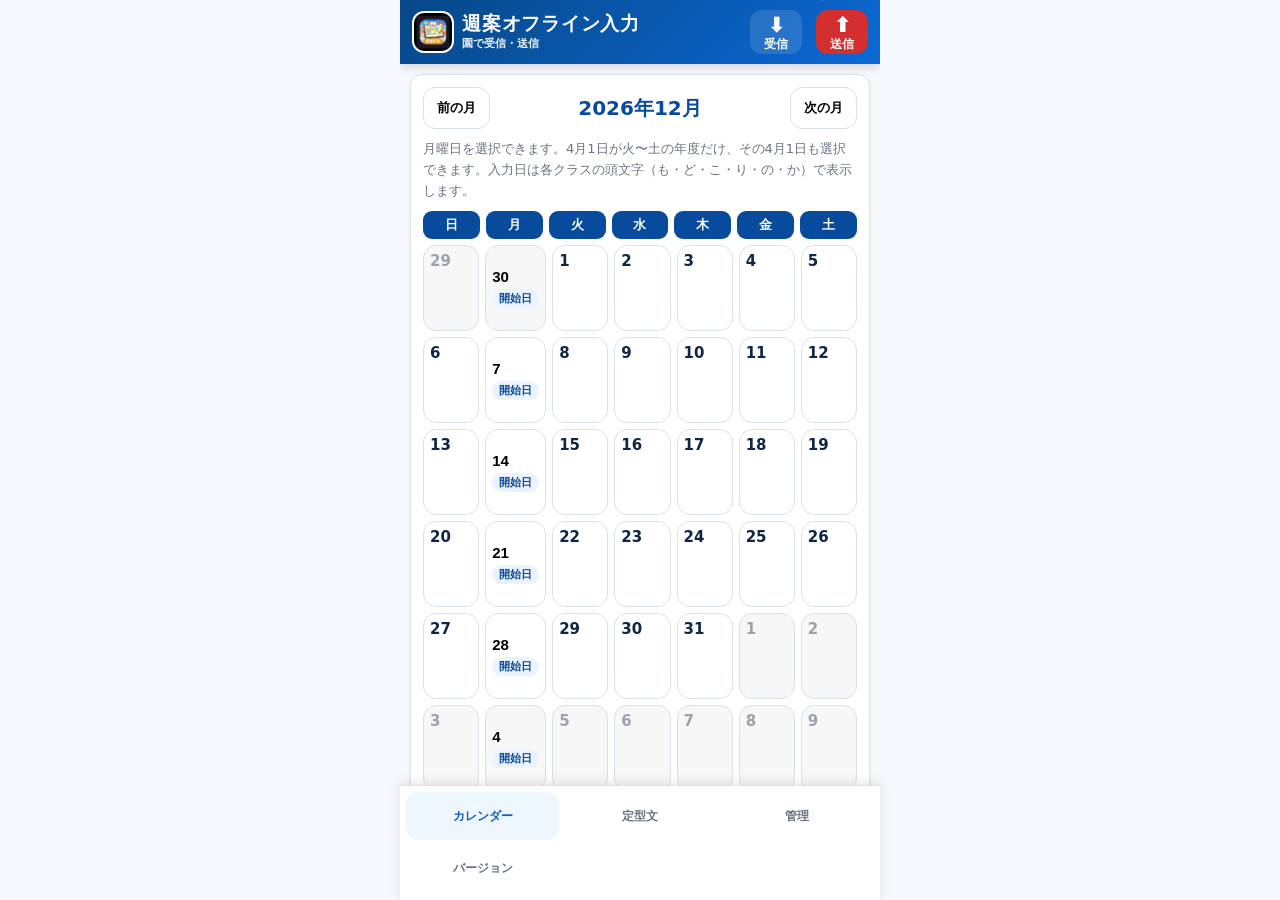
<file: index.html>
<!doctype html>
<html lang="ja">
<head>
  <meta charset="utf-8" />
  <meta name="viewport" content="width=device-width, initial-scale=1" />
  <title>週案日誌 持ち帰り入力</title>
  <link rel="manifest" href="manifest.json">
  <meta name="theme-color" content="#4CAF50">
  <link rel="icon" href="icon-192.png">
  <link rel="apple-touch-icon" href="icon-192.png">
  <link rel="stylesheet" href="weekly-planOL.css?v=11">
</head>

<body>
  <div class="app">
    <div class="header">
      <div class="brand">
        <div class="brandLeft">
          <img src="icon-192.png" alt="" class="appIcon">
          <div>
            <div class="title">週案オフライン入力</div>
            <div class="sub">園で受信・送信</div>
          </div>
        </div>
        <div class="headerActions">
          <button type="button" id="btnTopReceive" class="headerAction">⬇<span>受信</span></button>
          <button type="button" id="btnTopSend" class="headerAction sendAction">⬆<span>送信</span></button>
        </div>
      </div>
    </div>

    <div class="tabBar">
      <div class="tabBarLeft">
        <button type="button" class="tabBtn active" id="tabCalendarBtn" data-tab="calendar">カレンダー</button>
        <button type="button" class="tabBtn" id="tabPhraseBtn" data-tab="phrase">定型文</button>
        <button type="button" class="tabBtn" id="tabManageBtn" data-tab="manage">管理</button>
        <button type="button" class="tabBtn" id="tabVersionBtn" data-tab="version">バージョン</button>
      </div>
    </div>

    <section class="tabPanel" id="tabMain">
      <div class="card">
        <div class="autoLine">
          <label>クラス</label>
          <div class="inputs">
            <select id="classSelect">
              <option value="">クラス（選択）</option>
              <option value="もみじ">もみじ</option>
              <option value="どんぐり">どんぐり</option>
              <option value="こぐま">こぐま</option>
              <option value="りす">りす</option>
              <option value="のうさぎ">のうさぎ</option>
              <option value="かもしか">かもしか</option>
            </select>
          </div>
        </div>

        <div class="autoLine">
          <label>週</label>
          <div class="autoValue" id="weekLabel">—</div>
        </div>

        <div class="autoLine" style="margin-bottom:0;">
          <label>クラス</label>
          <div class="autoValue" id="classLabel">—</div>
        </div>
      </div>

      <div class="card">
        <div class="sectionTitle sectionTitleWithStatus">
          <span>週のねらい</span>
          <button type="button" id="weeklyAimSaveStatus" class="saveStatusBadge" aria-label="週のねらいを保存">未入力</button>
        </div>
        <textarea id="weeklyAim" placeholder="週のねらいを入力"></textarea>
        <div class="charCount" id="weeklyAimCount">0 / 120</div>

        <div class="sectionTitle" style="margin-top:10px;">行事（空欄OK）</div>
        <input id="events" type="text" placeholder="行事がなければ空欄" />
        <div class="charCount" id="eventsCount">0 / 90</div>
      </div>

      <div class="journalInfo">
        6日分の入力ができます。各日のカードをタップして開閉してください。
      </div>

      <div class="dayCards" id="journalBody"></div>

      <div class="card">
        <div class="sectionTitle">1週間の評価</div>
        <textarea id="weeklyEvaluation" class="shortArea" placeholder="1週間の評価"></textarea>
        <div class="charCount" id="weeklyEvaluationCount">0 / 350</div>
      </div>

      <div class="card">
        <div class="sectionTitle">個別（事例と今後の展望）</div>

        <div class="caseBox">
          <div class="caseHead">
            <label>事例1 日付</label>
            <input id="case1Date" type="date" />
          </div>
          <textarea id="case1Text" class="shortArea" placeholder="事例1（今後の展望など）"></textarea>
          <div class="charCount" id="case1TextCount">0 / 270</div>
        </div>

        <div class="caseBox">
          <div class="caseHead">
            <label>事例2 日付</label>
            <input id="case2Date" type="date" />
          </div>
          <textarea id="case2Text" class="shortArea" placeholder="事例2（今後の展望など）"></textarea>
          <div class="charCount" id="case2TextCount">0 / 270</div>
        </div>
      </div>

      <div class="card">
        <div class="statusbar">
          <div>保存：自動</div>
          <div>週キー：<span class="mono" id="weekKeyView">未設定</span></div>
          <div>最終保存：<span class="mono" id="lastSavedView">—</span></div>
          <div>同期：<span class="mono" id="syncStatusView">—</span></div>
        </div>
      </div>
    </section>

    <section class="tabPanel active" id="tabCalendar">
      <div class="card">
        <div class="calendarHead">
          <button type="button" id="btnPrevMonth">前の月</button>
          <div class="calendarTitle" id="calendarTitle">—</div>
          <button type="button" id="btnNextMonth">次の月</button>
        </div>
        <div class="calendarHelp">月曜日を選択できます。4月1日が火〜土の年度だけ、その4月1日も選択できます。入力日は各クラスの頭文字（も・ど・こ・り・の・か）で表示します。</div>

        <div class="calendarWeekHeader">
          <div>日</div>
          <div>月</div>
          <div>火</div>
          <div>水</div>
          <div>木</div>
          <div>金</div>
          <div>土</div>
        </div>

        <div class="calendarGrid" id="calendarGrid"></div>
      </div>
    </section>

    <section class="tabPanel" id="tabPhrase">
      <div class="card">
        <div class="sectionTitle">定型文</div>
        <div class="phraseAddRow">
          <textarea id="templatePhraseText" class="templatePhraseInput" placeholder="定型文を入力"></textarea>
          <button type="button" id="btnAddTemplatePhrase">登録</button>
        </div>
      </div>

      <div class="card">
        <div class="sectionTitle">登録済み一覧</div>
        <div id="templatePhraseList" class="templatePhraseList"></div>
      </div>

      <div class="card phraseImportExport">
        <div class="sectionTitle">インポート・エクスポート</div>
        <div class="manageButtons">
          <button type="button" id="btnExportTemplatePhrases">エクスポート</button>
          <button type="button" id="btnImportTemplatePhrases">インポート</button>
        </div>
        <input type="file" id="templatePhraseImportInput" accept=".json,application/json" hidden>
      </div>
    </section>

    <section class="tabPanel" id="tabManage">
      <div class="card">
        <div class="sectionTitle">サーバー接続</div>
        <div class="serverSetting">
          <label for="serverApiUrl">園内PC URL</label>
          <input id="serverApiUrl" type="text" placeholder="http://192.168.0.100:3000" />
          <button type="button" id="btnSaveServerUrl">保存</button>
        </div>
      </div>


      <div class="card">
        <div class="sectionTitle">入力するクラス</div>
        <div class="classFilterBox" id="classFilterBox"></div>
        <div class="smallNote">チェックしたクラスだけ、カレンダー表示・送受信の対象になります。</div>
      </div>
      <div class="card">
        <div class="sectionTitle">管理</div>
        <div class="manageButtons">
          <button type="button" id="btnBackup">バックアップ</button>
          <button type="button" id="btnRestore">データ復元</button>
          <button type="button" class="danger" id="btnDeleteAll">データ削除</button>
        </div>
        <input type="file" id="restoreFileInput" accept=".csv,.zip,text/csv,application/zip" hidden>
      </div>

      <div class="card">
        <div class="sectionTitle">この週の操作</div>
        <div class="manageButtons">
          <button type="button" class="danger" id="btnClear">この週を消去</button>
        </div>
      </div>
    </section>

    <section class="tabPanel" id="tabVersion">
      <div class="card">
        <div class="sectionTitle">バージョン</div>

        <div class="versionRows">
          <div class="versionRow">
            <div class="versionLabel">現在のバージョン</div>
            <div class="versionValue mono" id="currentVersionView">—</div>
          </div>

          <div class="versionRow">
            <div class="versionLabel">最新のバージョン</div>
            <div class="versionValue mono" id="latestVersionView">確認中…</div>
          </div>
        </div>

        <div class="manageButtons">
          <button type="button" id="btnApplyUpdate" disabled>更新する</button>
        </div>
      </div>
    </section>
  </div>

  <div id="templatePhrasePopup" class="templatePhrasePopup" hidden>
    <div class="templatePhrasePopupHead">
      <div>定型文</div>
      <button type="button" id="btnCloseTemplatePhrasePopup">×</button>
    </div>
    <div id="templatePhrasePopupList" class="templatePhrasePopupList"></div>
  </div>

  <script src="jszip.min.js"></script>
  <script src="weekly-planOL.js?v=11"></script>
</body>
</html>
</file>
<file: weekly-planOL.css>
:root{
  --w: 800px;
  --gap: 10px;
  --bd: #d9e2d5;
  --bg: #eef5ef;
  --card: #ffffff;
  --fg: #1f2a24;
  --muted:#66756b;
  --soft:#f4faf4;
  --main:#4CAF50;
  --main-dark:#2f7d34;
  --main-soft:#e8f5e9;
  --danger:#b91c1c;
  --ta-h: 92px;
  --short-h: 150px;
}

*{box-sizing:border-box;}

body{
  margin:0;
  font-family: system-ui, -apple-system, "Segoe UI", Roboto, "Noto Sans JP", "Hiragino Kaku Gothic ProN", "Yu Gothic", sans-serif;
  color:var(--fg);
  background:linear-gradient(180deg, #e5f3e6 0%, var(--bg) 220px);
}

.app{
  width:min(100vw, var(--w));
  margin:0 auto;
  padding:12px;
  overflow-x:hidden;
}

.header{
  background:var(--main);
  color:#fff;
  border-radius:18px;
  padding:14px;
  margin-bottom:10px;
  box-shadow:0 4px 12px rgba(0,0,0,.10);
}

.brand{
  display:flex;
  align-items:center;
  gap:12px;
}

.appIcon{
  width:52px;
  height:52px;
  border-radius:14px;
  background:#fff;
  padding:4px;
  flex:0 0 auto;
}

.title{
  font-size:22px;
  font-weight:900;
  line-height:1.15;
  letter-spacing:.04em;
}

.sub{
  font-size:13px;
  font-weight:800;
  opacity:.95;
  margin-top:4px;
}

button{
  border:1px solid var(--bd);
  background:#fff;
  padding:10px 13px;
  border-radius:12px;
  font-weight:900;
  cursor:pointer;
  white-space:nowrap;
  min-height:42px;
}

button.primary{
  background:var(--main-dark);
  color:#fff;
  border-color:var(--main-dark);
}

button.danger{
  color:var(--danger);
  border-color:#f1caca;
  background:#fffafa;
}

button:disabled{
  opacity:.5;
  cursor:default;
}

.tabBar{
  background:#fff;
  border:1px solid var(--bd);
  border-radius:16px;
  padding:8px;
  margin-bottom:10px;
  box-shadow:0 2px 8px rgba(0,0,0,.04);
}

.tabBarLeft{
  display:grid;
  grid-template-columns:repeat(4, 1fr);
  gap:8px;
}

.tabBtn{
  min-width:0;
  background:var(--soft);
}

.tabBtn.active{
  background:var(--main-dark);
  color:#fff;
  border-color:var(--main-dark);
}

.tabPanel{display:none;}
.tabPanel.active{display:block;}

.card{
  background:var(--card);
  border:1px solid var(--bd);
  border-radius:18px;
  padding:14px;
  margin-bottom:12px;
  box-shadow:0 2px 8px rgba(0,0,0,.04);
}

.sectionTitle{
  font-weight:900;
  margin:0 0 9px 0;
  font-size:15px;
  color:var(--main-dark);
  border-left:5px solid var(--main);
  padding-left:8px;
}

label{
  font-size:14px;
  font-weight:900;
}

input, select, textarea{
  width:100%;
  border:1px solid var(--bd);
  border-radius:12px;
  padding:11px;
  font-size:15px;
  background:#fff;
}

textarea{
  resize:vertical;
  line-height:1.55;
}

input:focus, select:focus, textarea:focus{
  outline:3px solid rgba(76,175,80,.20);
  border-color:var(--main);
}

.autoLine{
  display:grid;
  grid-template-columns:110px 1fr;
  gap:var(--gap);
  align-items:center;
  margin-bottom:10px;
}

.autoValue{
  border:1px solid var(--bd);
  border-radius:12px;
  padding:11px;
  background:var(--soft);
  font-weight:900;
}

.inputs{width:100%;}

/* 日誌テーブル：本体アプリに近い配置を保ちつつ、少し見やすく */
table{
  width:100%;
  border-collapse:separate;
  border-spacing:0;
  table-layout:fixed;
  overflow:hidden;
  border-radius:12px;
}

th, td{
  border:1px solid var(--bd);
  padding:8px;
  vertical-align:top;
  background:#fff;
}

th{
  background:var(--main-soft);
  color:#1f4f24;
  font-size:13px;
  text-align:center;
  font-weight:900;
}

.colDate{width:112px;}
.dateCell{
  background:var(--soft);
  font-weight:900;
}
.dateTop{font-size:15px;margin-bottom:5px;}
.dateSub{font-size:12px;color:var(--muted);margin-bottom:8px;}
.datePickerInCell{padding:8px;font-size:13px;}
.tarea{height:var(--ta-h);min-height:var(--ta-h);}
.shortArea{height:var(--short-h);min-height:var(--short-h);}

.caseBox{
  border:1px solid var(--bd);
  border-radius:14px;
  padding:12px;
  background:var(--soft);
  margin-top:10px;
}

.caseHead{
  display:grid;
  grid-template-columns:120px 1fr;
  gap:var(--gap);
  align-items:center;
  margin-bottom:8px;
}

.statusbar{
  font-size:12px;
  color:var(--muted);
  display:flex;
  gap:12px;
  flex-wrap:wrap;
  line-height:1.6;
}

.manageButtons{
  display:flex;
  gap:9px;
  flex-wrap:wrap;
}

.manageButtons button{
  min-width:130px;
}

.serverSetting{
  display:grid;
  grid-template-columns:120px 1fr auto;
  gap:8px;
  align-items:center;
}

.smallNote{
  font-size:13px;
  color:#666;
  line-height:1.7;
  margin-top:8px;
  background:#fafafa;
  border-radius:10px;
  padding:8px;
}

.calendarHead{
  display:grid;
  grid-template-columns:auto 1fr auto;
  gap:8px;
  align-items:center;
  margin-bottom:10px;
}

.calendarTitle{
  text-align:center;
  font-size:20px;
  font-weight:900;
  color:var(--main-dark);
}

.calendarHelp{
  font-size:13px;
  color:var(--muted);
  margin-bottom:10px;
  line-height:1.6;
}

.calendarWeekHeader{
  display:grid;
  grid-template-columns:repeat(7, 1fr);
  gap:6px;
  margin-bottom:6px;
}

.calendarWeekHeader div{
  text-align:center;
  font-size:13px;
  font-weight:900;
  color:#fff;
  background:var(--main-dark);
  border-radius:9px;
  padding:5px 0;
}

.calendarGrid{
  display:grid;
  grid-template-columns:repeat(7, 1fr);
  gap:6px;
}

.calendarCell{
  min-height:86px;
  border:1px solid var(--bd);
  border-radius:13px;
  background:#fff;
  padding:6px;
  position:relative;
}

.calendarCell.otherMonth{
  background:#f7f7f7;
  color:#9ca3af;
}

.calendarCell.isSelected{
  border-color:var(--main-dark);
  box-shadow:inset 0 0 0 3px var(--main-dark);
}

.calendarCellInner{
  width:100%;
  height:100%;
  border:none;
  background:transparent;
  padding:0;
  margin:0;
  text-align:left;
  cursor:default;
  min-height:70px;
}

.calendarCellInner.isMonday{cursor:pointer;}
.calendarCellInner.isMonday:hover{opacity:.92;}
.calendarDayNum{font-size:15px;font-weight:900;}
.calendarMondayMark{
  display:inline-block;
  margin-top:4px;
  padding:2px 7px;
  border-radius:999px;
  background:var(--main-soft);
  color:var(--main-dark);
  font-size:11px;
  font-weight:900;
}
.calendarDotRow{
  position:absolute;
  left:6px;
  right:6px;
  bottom:6px;
  display:flex;
  justify-content:flex-start;
  gap:4px;
  min-height:14px;
}
.calendarDot{font-size:14px;line-height:1;color:#111827;}

.versionRows{display:grid;gap:10px;}
.versionRow{
  display:grid;
  grid-template-columns:160px 1fr;
  gap:10px;
  align-items:center;
}
.versionLabel{font-size:13px;font-weight:900;}
.versionValue{
  border:1px solid var(--bd);
  border-radius:12px;
  padding:10px;
  background:var(--soft);
  font-weight:900;
}

.mono{
  font-family:ui-monospace, SFMono-Regular, Menlo, Monaco, Consolas, "Liberation Mono", "Courier New", monospace;
}

@media (max-width:640px){
  .app{padding:8px;}
  .header{border-radius:14px;padding:12px;}
  .title{font-size:20px;}
  .appIcon{width:48px;height:48px;}
  .tabBarLeft{grid-template-columns:repeat(2, 1fr);}
  .autoLine{grid-template-columns:1fr;}
  .caseHead{grid-template-columns:1fr;}
  .serverSetting{grid-template-columns:1fr;}
  .manageButtons{flex-direction:column;}
  .manageButtons button{width:100%;}
  .calendarHead{grid-template-columns:1fr;}
  .calendarTitle{order:-1;}
  .calendarCell{min-height:74px;}
}

/* ===== v3 スマホ縦向き：日誌カード型レイアウト ===== */
:root{
  --w: 480px;
  --bg:#f6f8fb;
  --card:#ffffff;
  --bd:#d9e1ea;
  --fg:#0f2744;
  --muted:#6b7280;
  --main:#0b5fc6;
  --main-dark:#084a9b;
  --main-soft:#eaf3ff;
  --danger:#dc2626;
}

body{
  background:#f6f8fb;
  color:var(--fg);
}

.app{
  width:min(100vw, var(--w));
  padding:0;
  padding-bottom:76px;
}

.header{
  position:sticky;
  top:0;
  z-index:20;
  border-radius:0;
  margin:0;
  padding:10px 12px;
  background:linear-gradient(135deg, #074889, #0b68d4);
  box-shadow:0 2px 10px rgba(0,0,0,.18);
}

.brand{
  justify-content:space-between;
  gap:8px;
}

.brandLeft{
  display:flex;
  align-items:center;
  gap:8px;
  min-width:0;
}

.appIcon{
  width:42px;
  height:42px;
  border-radius:12px;
  padding:2px;
}

.title{
  font-size:19px;
  line-height:1.1;
  white-space:nowrap;
}

.sub{
  font-size:11px;
  margin-top:3px;
}

.headerActions{
  display:flex;
  gap:14px;
  flex:0 0 auto;
}

.headerAction{
  min-height:44px;
  min-width:52px;
  border:0;
  background:rgba(255,255,255,.12);
  color:#fff;
  border-radius:12px;
  padding:4px 8px;
  font-size:20px;
  line-height:1;
  display:flex;
  flex-direction:column;
  align-items:center;
  justify-content:center;
  gap:3px;
}


.headerAction.sendAction{
  background:#d32f2f;
  color:#fff;
}

.headerAction span{
  font-size:12px;
  font-weight:900;
}

.tabBar{
  position:fixed;
  left:50%;
  bottom:0;
  transform:translateX(-50%);
  width:min(100vw, var(--w));
  z-index:25;
  margin:0;
  border-radius:0;
  border-left:0;
  border-right:0;
  border-bottom:0;
  padding:6px 6px 8px;
  box-shadow:0 -2px 12px rgba(0,0,0,.10);
}

.tabBarLeft{
  grid-template-columns:repeat(3, 1fr);
  gap:4px;
}

.tabBtn{
  border:0;
  background:#fff;
  color:#6b7280;
  min-height:48px;
  padding:6px 2px;
  border-radius:12px;
  font-size:12px;
}

.tabBtn.active{
  color:var(--main);
  background:#eef6ff;
}

.tabPanel{
  padding:10px;
}

.card,
.journalInfo,
.dayCard{
  border-radius:12px;
  box-shadow:0 1px 4px rgba(15,39,68,.06);
}

.card{
  padding:12px;
  margin-bottom:10px;
}

.sectionTitle{
  color:#084a9b;
  border-left-color:#0b68d4;
}

.autoLine{
  grid-template-columns:64px 1fr;
  gap:8px;
}

input, select, textarea{
  border-radius:10px;
  font-size:16px;
}

.journalInfo{
  background:#eef6ff;
  border:1px solid #cfe4ff;
  padding:12px;
  margin-bottom:10px;
  font-weight:800;
  color:#0f2744;
  line-height:1.5;
}

.dayCards{
  display:grid;
  gap:10px;
}

.dayCard{
  background:#fff;
  border:1px solid #dbe3ee;
  overflow:hidden;
}

.dayCard.open{
  border-color:#74aaf2;
  box-shadow:0 0 0 1px #74aaf2 inset, 0 2px 8px rgba(11,95,198,.08);
}

.dayCard.disabledDay{
  opacity:.55;
}

.dayCardHead{
  width:100%;
  border:0;
  background:#fff;
  border-radius:0;
  min-height:58px;
  padding:12px 12px;
  display:grid;
  grid-template-columns:1fr auto auto;
  align-items:center;
  gap:10px;
  text-align:left;
}

.dayTitle{
  display:flex;
  align-items:center;
  gap:9px;
  min-width:0;
}

.dayIcon{
  color:var(--main);
  font-size:18px;
}

.dayDate{
  font-size:21px;
  font-weight:900;
  color:#092548;
  white-space:nowrap;
}

.dayBadge{
  border:1px solid #d1d5db;
  background:#f9fafb;
  color:#6b7280;
  border-radius:999px;
  padding:4px 10px;
  font-size:13px;
  font-weight:900;
  white-space:nowrap;
}

.dayBadge[role="button"]{
  cursor:pointer;
  user-select:none;
}

.dayBadge.active{
  color:#075db8;
  background:#eaf3ff;
  border-color:#a9cdf7;
}

.dayBadge.saved{
  color:#047857;
  background:#ecfdf5;
  border-color:#86efac;
}

.dayArrow{
  color:#6b7280;
  font-size:22px;
  transform:rotate(0deg);
  transition:transform .15s ease;
}

.dayCard.open .dayArrow{
  transform:rotate(180deg);
}

.dayCardBody{
  display:none;
  padding:0 12px 12px;
  border-top:1px solid #eef2f7;
}

.dayCard.open .dayCardBody{
  display:block;
}

.dayField{
  margin-top:15px;
}

.dayFieldLabel{
  display:flex;
  align-items:center;
  gap:8px;
  font-size:17px;
  font-weight:900;
  color:#084a9b;
  margin-bottom:8px;
}

.fieldMark{
  width:22px;
  text-align:center;
  font-size:20px;
  line-height:1;
}

.blueLabel{ color:#084a9b; }
.pinkLabel{ color:#be185d; }
.greenLabel{ color:#15803d; }

.mobileTarea{
  width:100%;
  min-height:116px;
  height:116px;
  resize:vertical;
  line-height:1.55;
  padding:12px;
}

.charCount{
  text-align:right;
  color:#6b7280;
  font-size:12px;
  font-weight:800;
  margin-top:-28px;
  padding-right:10px;
  pointer-events:none;
}

.daySaveBtn{
  width:100%;
  margin-top:16px;
  border:0;
  background:linear-gradient(135deg, #0b68d4, #0755b8);
  color:#fff;
  border-radius:10px;
  min-height:48px;
  font-size:16px;
}

.manageButtons button{
  flex:1 1 130px;
}

.serverSetting{
  display:grid;
  grid-template-columns:1fr;
  gap:8px;
}

@media (max-width: 520px){
  .title{font-size:18px;}
  .appIcon{width:38px;height:38px;}
  .headerAction{min-width:48px;font-size:18px;}
  .dayDate{font-size:20px;}
  .dayCardHead{padding:11px 10px;}
  .dayCardBody{padding:0 10px 10px;}
  .tabPanel{padding:8px;}
  .card{padding:10px;}
}


.classFilterBox{
  display:grid;
  grid-template-columns:1fr;
  gap:8px;
}

.classCheckItem{
  display:flex;
  align-items:center;
  gap:10px;
  padding:10px 12px;
  border:1px solid var(--bd);
  border-radius:12px;
  background:#fff;
  font-weight:900;
}

.classCheckItem input{
  width:22px;
  height:22px;
  flex:0 0 auto;
  accent-color:var(--main);
}

.classCheckItem span{
  flex:1;
}


/* 定型文 */
.phraseAddRow{
  display:grid;
  grid-template-columns:1fr 96px;
  gap:10px;
  align-items:start;
}

.templatePhraseInput{
  min-height:82px;
}

.templatePhraseList{
  display:flex;
  flex-direction:column;
  gap:8px;
}

.templatePhraseItem{
  display:grid;
  grid-template-columns:1fr 74px;
  gap:8px;
  align-items:start;
  border:1px solid var(--bd);
  border-radius:12px;
  padding:10px;
  background:var(--soft);
}

.templatePhraseText{
  white-space:pre-wrap;
  line-height:1.5;
  font-weight:700;
}

.templatePhraseEmpty{
  color:var(--muted);
  font-weight:800;
  padding:8px 0;
}

.phraseImportExport{
  margin-top:22px;
}

.templatePhrasePopup{
  position:fixed;
  left:50%;
  bottom:14px;
  transform:translateX(-50%);
  width:min(94vw, 760px);
  max-height:55vh;
  background:#fff;
  border:2px solid var(--main);
  border-radius:18px;
  box-shadow:0 10px 28px rgba(0,0,0,.22);
  z-index:1000;
  overflow:hidden;
}

.templatePhrasePopupHead{
  display:flex;
  justify-content:space-between;
  align-items:center;
  gap:10px;
  padding:10px 12px;
  background:var(--main-dark);
  color:#fff;
  font-weight:900;
}

.templatePhrasePopupHead button{
  min-height:34px;
  padding:4px 12px;
  border-radius:10px;
  font-size:20px;
  line-height:1;
}

.templatePhrasePopupList{
  padding:10px;
  overflow:auto;
  max-height:calc(55vh - 56px);
  display:flex;
  flex-direction:column;
  gap:8px;
}

.templatePhrasePopupItem{
  width:100%;
  text-align:left;
  white-space:pre-wrap;
  line-height:1.5;
  border-radius:12px;
  background:var(--soft);
}
</file>
